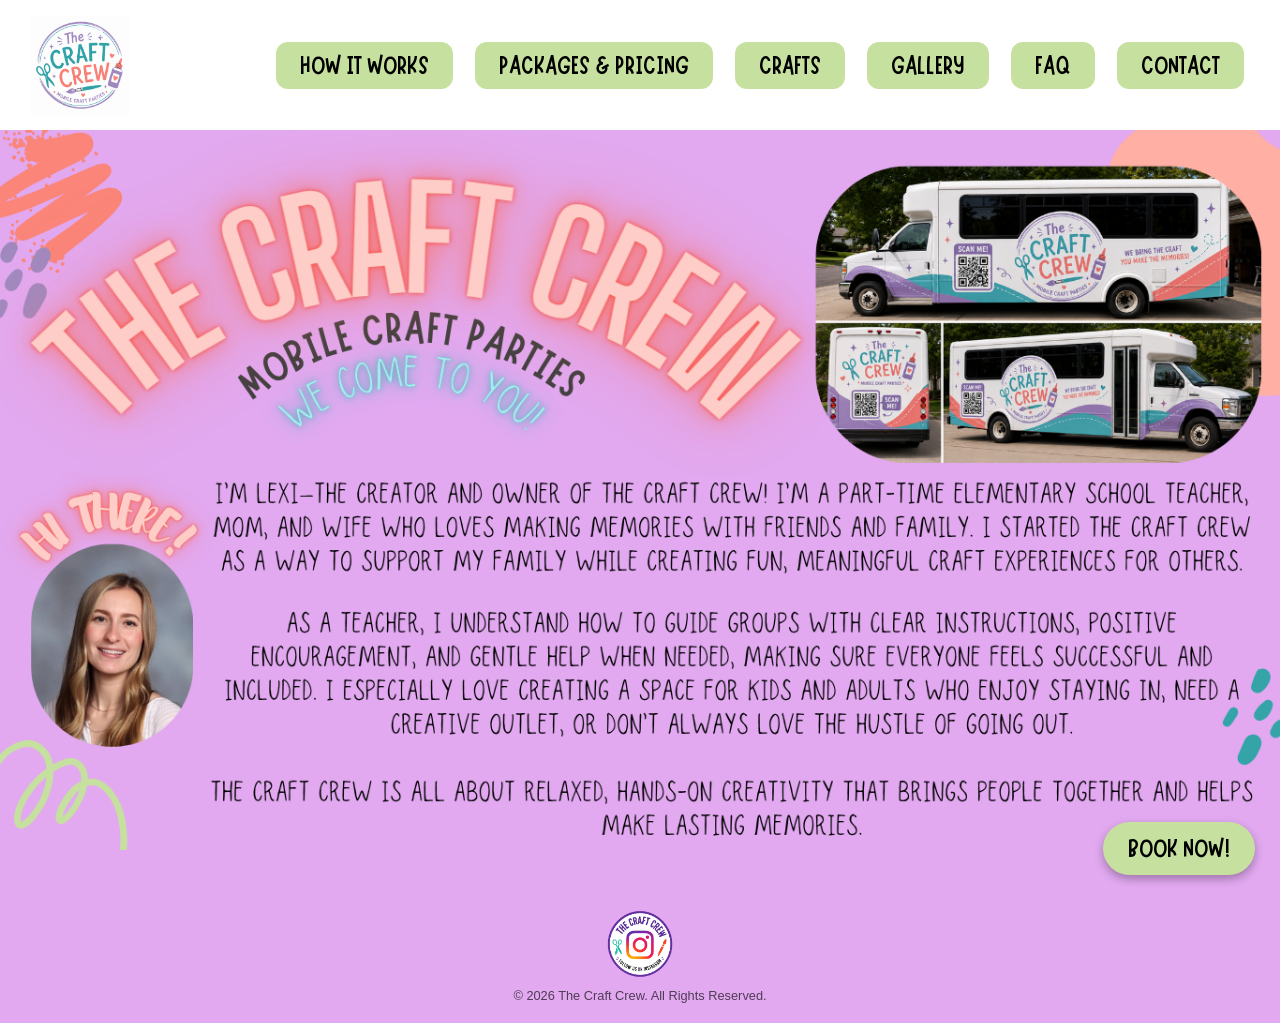
<file: index.html>
<!DOCTYPE html>
<html lang="en">
<head>
  <meta charset="UTF-8" />
  <meta name="viewport" content="width=device-width, initial-scale=1.0" />
  <title>The Craft Crew | Mobile Craft Party Bus</title>
  <link rel="stylesheet" href="styles.css" />
  <!-- Google tag (gtag.js) -->
<script async src="https://www.googletagmanager.com/gtag/js?id=G-7KCT0L27BH"></script>
<script>
  window.dataLayer = window.dataLayer || [];
  function gtag(){dataLayer.push(arguments);}
  gtag('js', new Date());

  gtag('config', 'G-7KCT0L27BH');
</script>
<script type="text/javascript">
    (function(c,l,a,r,i,t,y){
        c[a]=c[a]||function(){(c[a].q=c[a].q||[]).push(arguments)};
        t=l.createElement(r);t.async=1;t.src="https://www.clarity.ms/tag/"+i;
        y=l.getElementsByTagName(r)[0];y.parentNode.insertBefore(t,y);
    })(window, document, "clarity", "script", "xklxroxi8a");
</script>
</head>

<body>
  <header class="header">
    <div class="logo">
        <div class="logo">
  <a href="index.html">
    <img src="images/logo.png" alt="The Craft Crew Logo">
  </a>
</div>
    </div>
<div class="menu-toggle" id="menu-toggle">
    ☰
</div>

<nav class="nav" id="nav-menu">
    <a href="works.html">HOW IT WORKS</a>
    <a href="pricing.html">PACKAGES & PRICING</a>
    <a href="crafts.html">CRAFTS</a>
    <a href="gallery.html">GALLERY</a>
    <a href="faq.html">FAQ</a>
    <a href="contact.html">CONTACT</a>
</nav>
  </header>

<body>

    <img src="images/index.png" alt="About Me" class="full-page-image">

    <script>
const menuToggle = document.getElementById('menu-toggle');
const navMenu = document.getElementById('nav-menu');

menuToggle.addEventListener('click', () => {
    navMenu.classList.toggle('active');
});
</script>

</body>

    <a href ="https://thecraftcrew.square.site/" class="book-now-btn" target="_blank">BOOK NOW!</a>
  </main>

  <footer>

    <div class="footer-content">

        <a href="https://www.instagram.com/craftcrewut/"
           target="_blank"
           class="instagram-footer-link">

            <img src="images/instagram.png"
                 alt="Follow The Craft Crew on Instagram"
                 class="footer-instagram">

        </a>

    </div>
<div class="copyright">
    © <script>document.write(new Date().getFullYear())</script>
    The Craft Crew. All Rights Reserved.
</div>    
</footer>
</body>
</html>
</file>
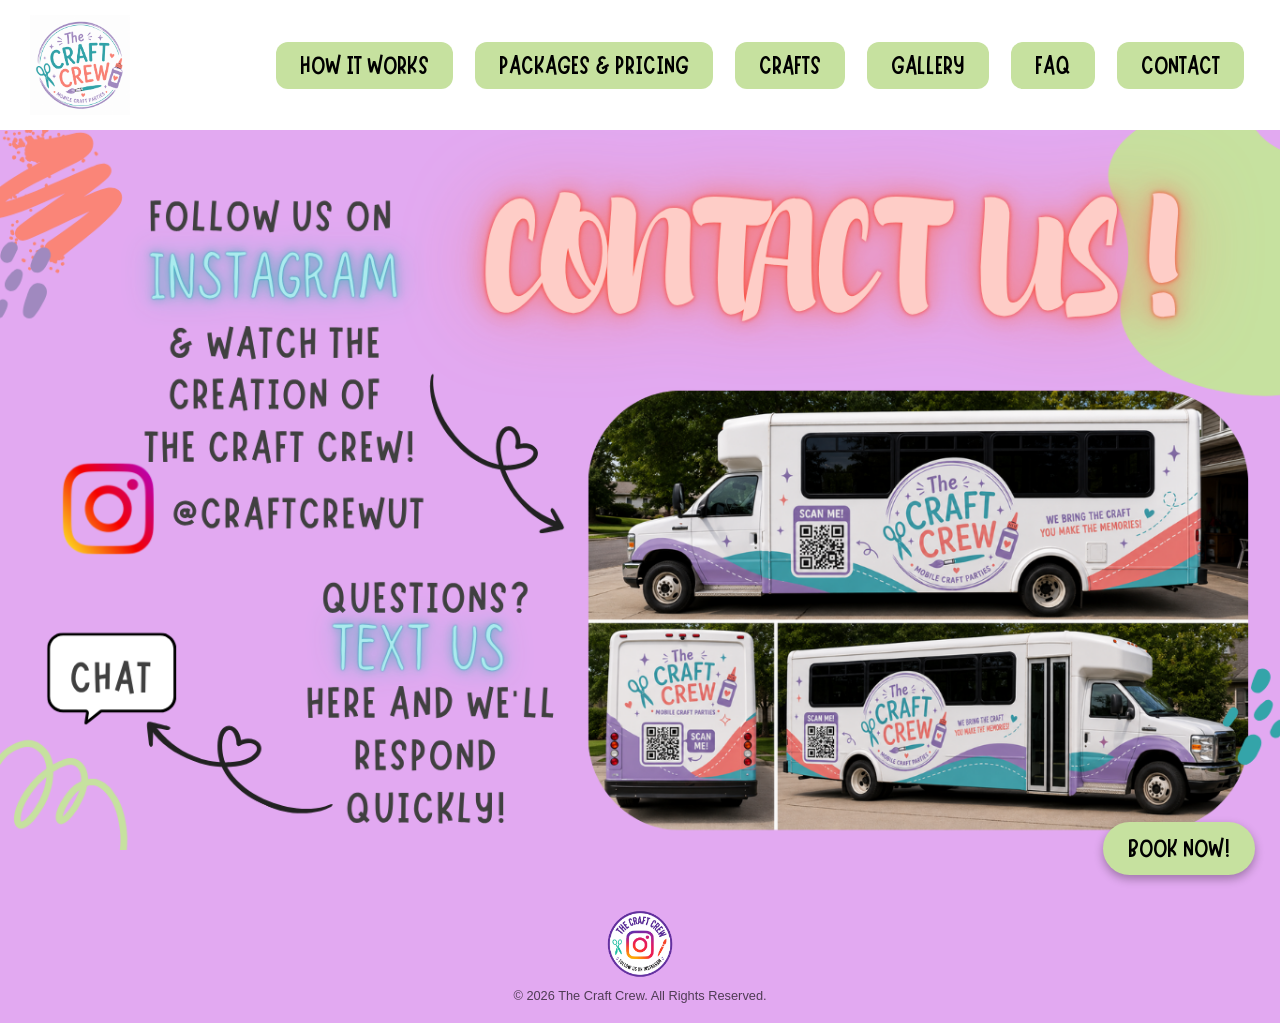
<file: contact.html>
<!DOCTYPE html>
<html lang="en">
<head>
  <meta charset="UTF-8" />
  <meta name="viewport" content="width=device-width, initial-scale=1.0" />
  <title>The Craft Crew | Mobile Craft Party Bus</title>
  <link rel="stylesheet" href="styles.css" />
  <!-- Google tag (gtag.js) -->
<script async src="https://www.googletagmanager.com/gtag/js?id=G-7KCT0L27BH"></script>
<script>
  window.dataLayer = window.dataLayer || [];
  function gtag(){dataLayer.push(arguments);}
  gtag('js', new Date());

  gtag('config', 'G-7KCT0L27BH');
</script>
<script type="text/javascript">
    (function(c,l,a,r,i,t,y){
        c[a]=c[a]||function(){(c[a].q=c[a].q||[]).push(arguments)};
        t=l.createElement(r);t.async=1;t.src="https://www.clarity.ms/tag/"+i;
        y=l.getElementsByTagName(r)[0];y.parentNode.insertBefore(t,y);
    })(window, document, "clarity", "script", "xklxroxi8a");
</script>
</head>

<body>
  <header class="header">
    <div class="logo">
        <div class="logo">
  <a href="index.html">
    <img src="images/logo.png" alt="The Craft Crew Logo">
  </a>
</div>
    </div>
<div class="menu-toggle" id="menu-toggle">
    ☰
</div>

<nav class="nav" id="nav-menu">
    <a href="works.html">HOW IT WORKS</a>
    <a href="pricing.html">PACKAGES & PRICING</a>
    <a href="crafts.html">CRAFTS</a>
    <a href="gallery.html">GALLERY</a>
    <a href="faq.html">FAQ</a>
    <a href="contact.html">CONTACT</a>
</nav>
  </header>
      <div class="contact-page">

    <img src="images/contact.png" alt="Contact Us" class="full-page-image">

    <!-- Instagram -->
    <a href="https://www.instagram.com/craftcrewut/"
       target="_blank"
       class="contact-link instagram-link"></a>


    <!-- Chat -->
    <a href="https://thecraftcrew.square.site/"
       target="_blank"
       class="contact-link chat-link"></a>

</div>

    <a href ="https://thecraftcrew.square.site/" class="book-now-btn" target="_blank">BOOK NOW!</a>

        <script>
const menuToggle = document.getElementById('menu-toggle');
const navMenu = document.getElementById('nav-menu');

menuToggle.addEventListener('click', () => {
    navMenu.classList.toggle('active');
});
</script>

  </main>

  <footer>

    <div class="footer-content">

        <a href="https://www.instagram.com/craftcrewut/"
           target="_blank"
           class="instagram-footer-link">

            <img src="images/instagram.png"
                 alt="Follow The Craft Crew on Instagram"
                 class="footer-instagram">

        </a>

    </div>
<div class="copyright">
    © <script>document.write(new Date().getFullYear())</script>
    The Craft Crew. All Rights Reserved.
</div>    
</footer>
</body>
</html>
</file>
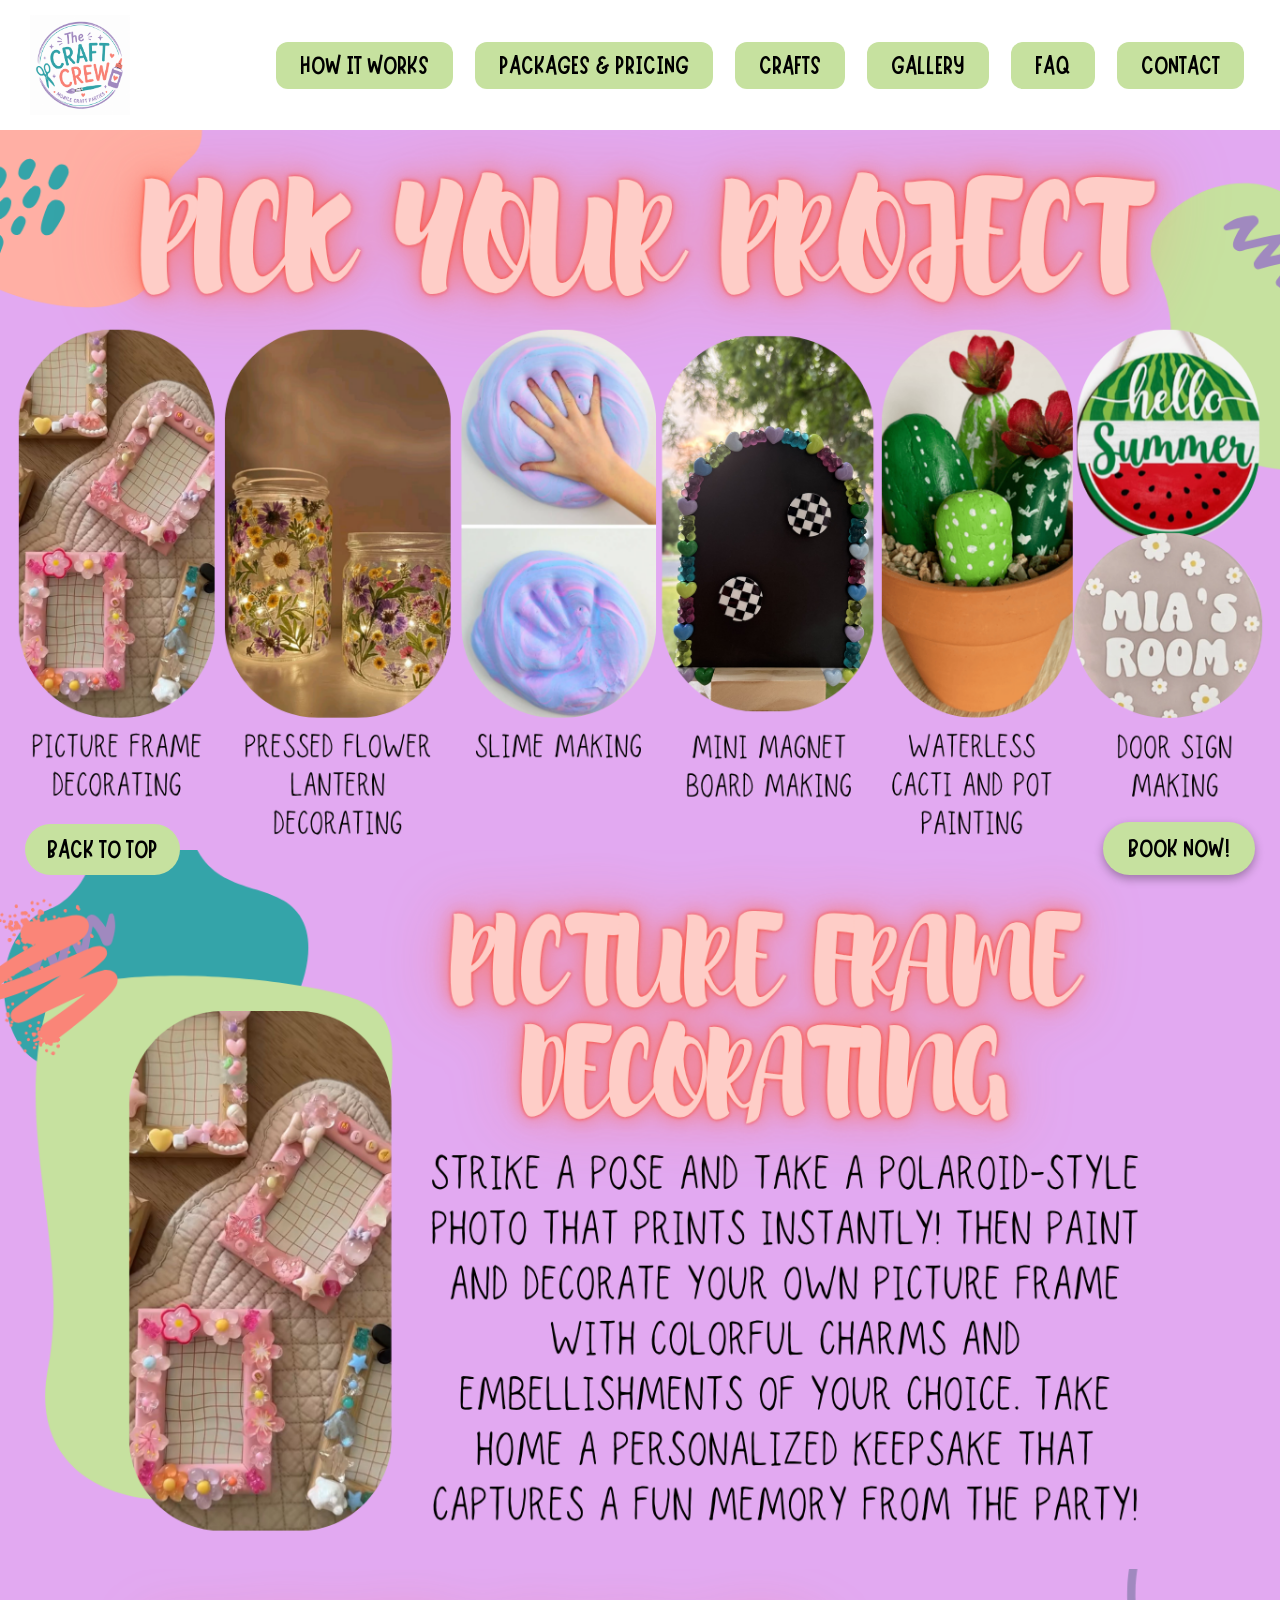
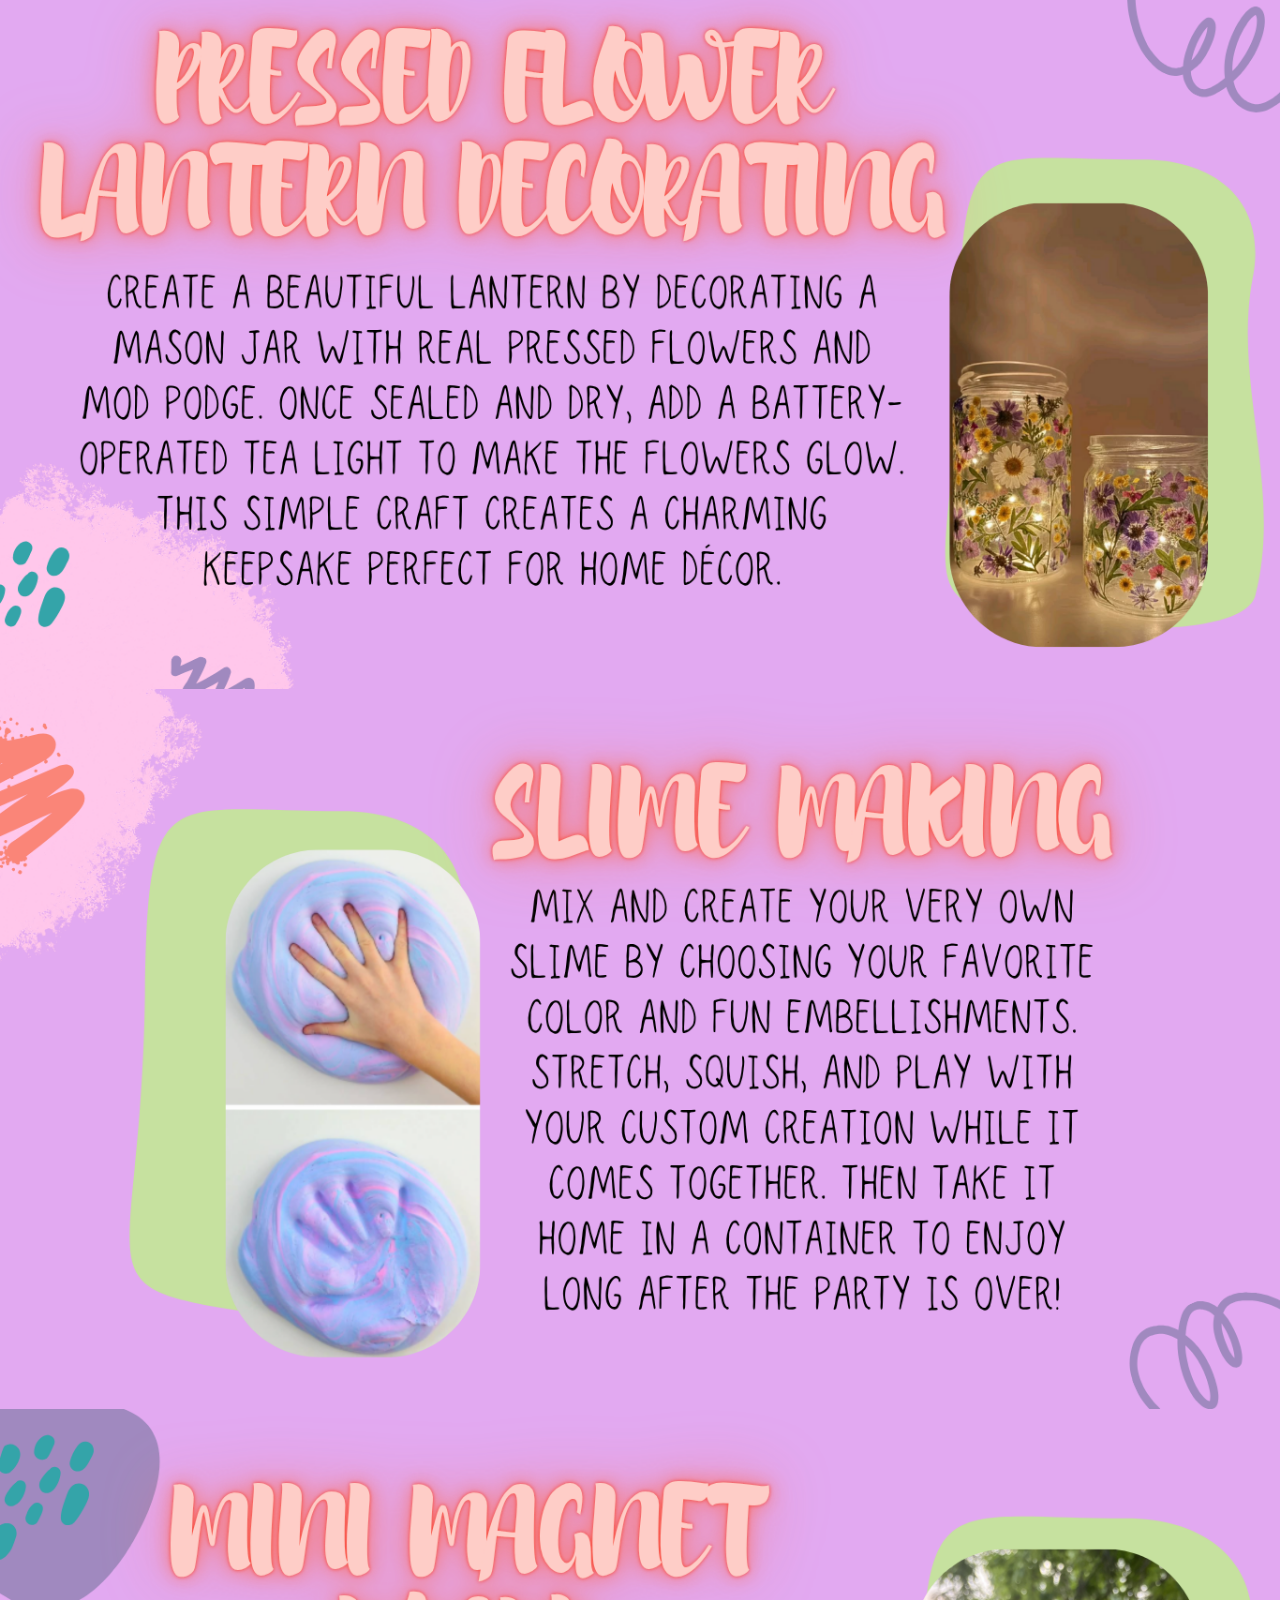
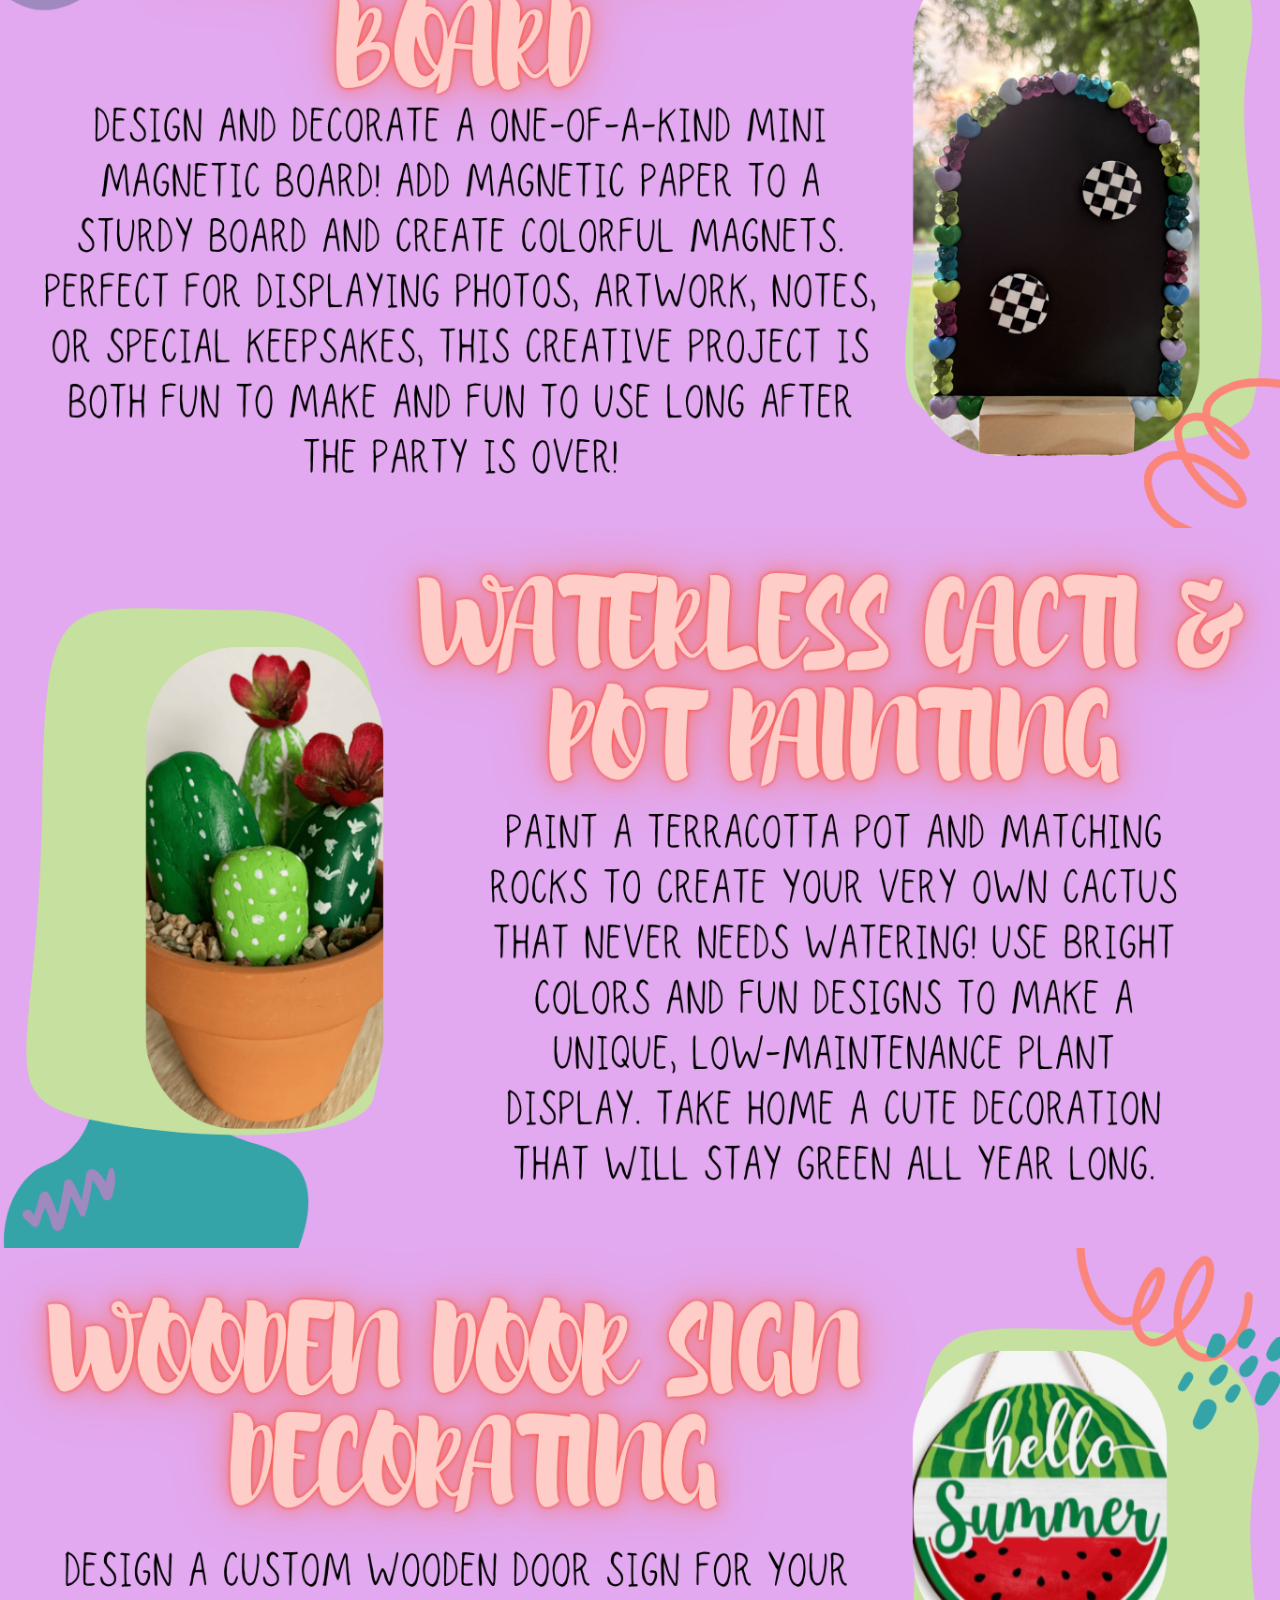
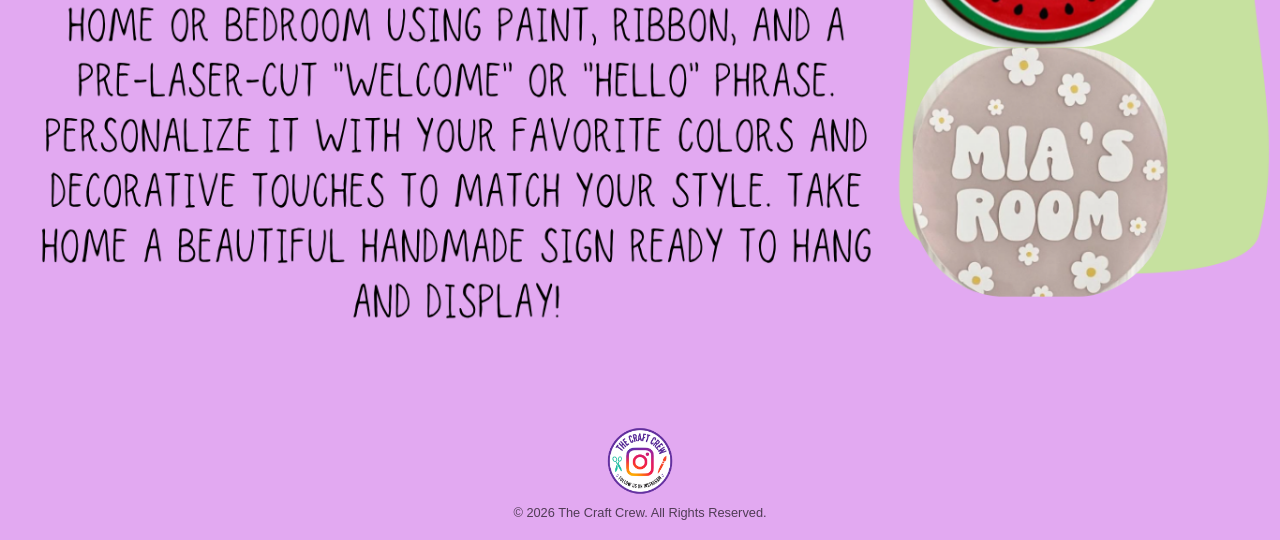
<file: crafts.html>
<!DOCTYPE html>
<html lang="en">
<head>
  <meta charset="UTF-8" />
  <meta name="viewport" content="width=device-width, initial-scale=1.0" />
  <title>The Craft Crew | Mobile Craft Party Bus</title>
  <link rel="stylesheet" href="styles.css" />
  <!-- Google tag (gtag.js) -->
<script async src="https://www.googletagmanager.com/gtag/js?id=G-7KCT0L27BH"></script>
<script>
  window.dataLayer = window.dataLayer || [];
  function gtag(){dataLayer.push(arguments);}
  gtag('js', new Date());

  gtag('config', 'G-7KCT0L27BH');
</script>
<script type="text/javascript">
    (function(c,l,a,r,i,t,y){
        c[a]=c[a]||function(){(c[a].q=c[a].q||[]).push(arguments)};
        t=l.createElement(r);t.async=1;t.src="https://www.clarity.ms/tag/"+i;
        y=l.getElementsByTagName(r)[0];y.parentNode.insertBefore(t,y);
    })(window, document, "clarity", "script", "xklxroxi8a");
</script>
</head>

<body>
  <header class="header">
    <div class="logo">
        <div class="logo">
  <a href="index.html">
    <img src="images/logo.png" alt="The Craft Crew Logo">
  </a>
</div>
    </div>
<div class="menu-toggle" id="menu-toggle">
    ☰
</div>

<nav class="nav" id="nav-menu">
    <a href="works.html">HOW IT WORKS</a>
    <a href="pricing.html">PACKAGES & PRICING</a>
    <a href="crafts.html">CRAFTS</a>
    <a href="gallery.html">GALLERY</a>
    <a href="faq.html">FAQ</a>
    <a href="contact.html">CONTACT</a>
</nav>
  </header>

    <div class="craft-picker">
        <section id="top">

    <img src="images/crafts.png" alt="Pick Your Project" class="full-page-image">

    <a href="#picture-frame" class="craft-link frame"></a>

    <a href="#lantern" class="craft-link lantern"></a>

    <a href="#slime" class="craft-link slime"></a>

    <a href="#magnet" class="craft-link magnet"></a>

    <a href="#cactus" class="craft-link cactus"></a>

    <a href="#door-sign" class="craft-link door-sign"></a>

    </section>

</div>

<section id="picture-frame">
    <img src="images/pictureframe.png">
</section>

<section id="lantern">
    <img src="images/lantern.png">
</section>

<section id="slime">
    <img src="images/slime.png">
</section>

<section id="magnet">
    <img src="images/magnetboard.png">
</section>

<section id="cactus">
    <img src="images/cacti.png">
</section>

<section id="door-sign">
    <img src="images/doorsign.png">
</section>
    <a href ="https://thecraftcrew.square.site/" class="book-now-btn" target="_blank">BOOK NOW!</a>
    <a href="#top" class="back-to-top">BACK TO TOP</a>
        <script>
const menuToggle = document.getElementById('menu-toggle');
const navMenu = document.getElementById('nav-menu');

menuToggle.addEventListener('click', () => {
    navMenu.classList.toggle('active');
});
</script>

  <footer>

    <div class="footer-content">

        <a href="https://www.instagram.com/craftcrewut/"
           target="_blank"
           class="instagram-footer-link">

            <img src="images/instagram.png"
                 alt="Follow The Craft Crew on Instagram"
                 class="footer-instagram">

        </a>

    </div>
<div class="copyright">
    © <script>document.write(new Date().getFullYear())</script>
    The Craft Crew. All Rights Reserved.
</div>    
</footer>
</body>
</html>
</file>
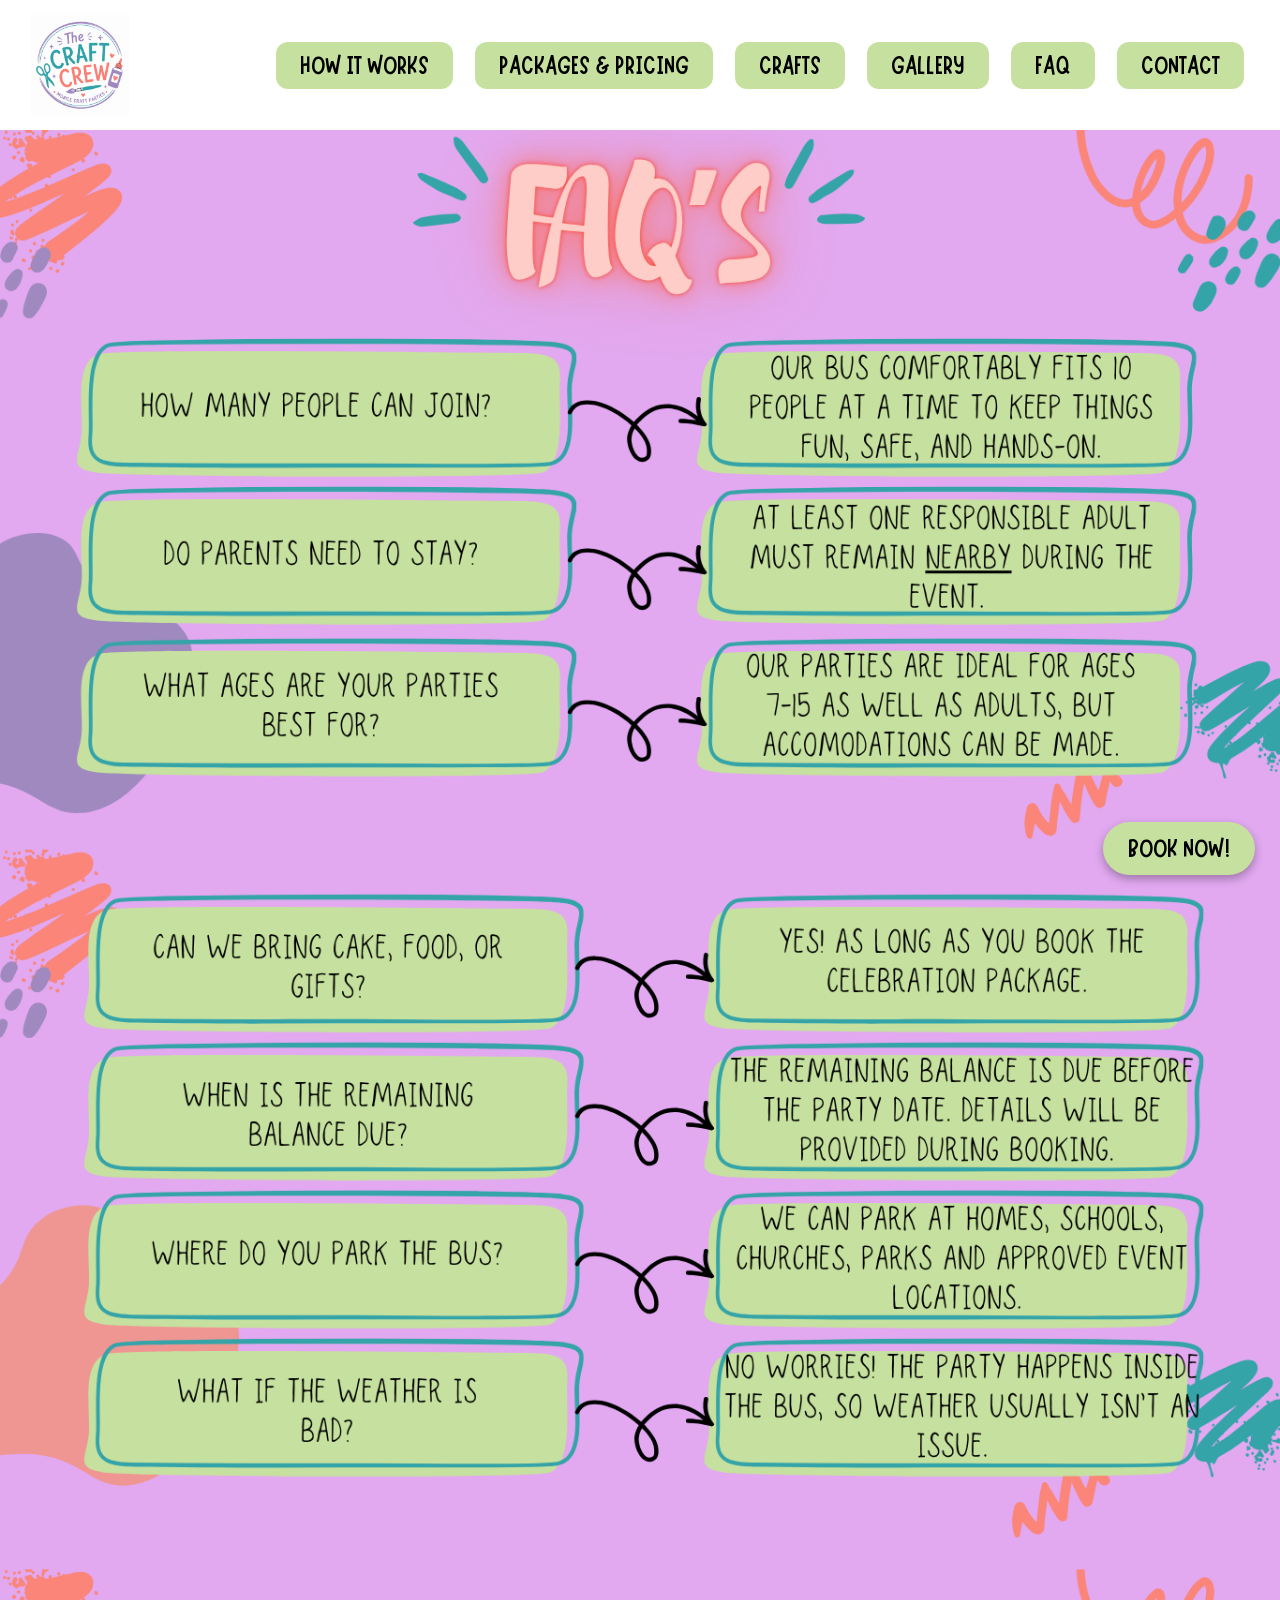
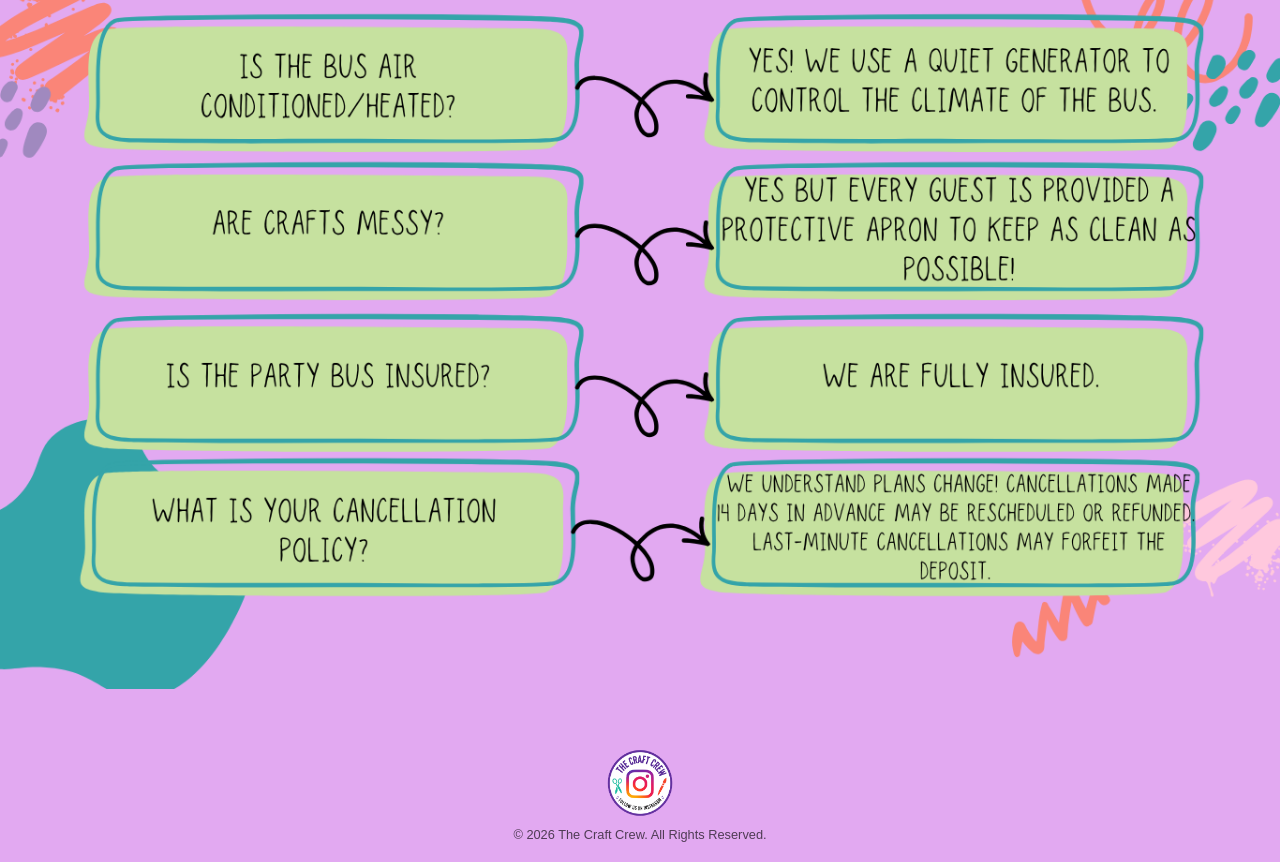
<file: faq.html>
<!DOCTYPE html>
<html lang="en">
<head>
  <meta charset="UTF-8" />
  <meta name="viewport" content="width=device-width, initial-scale=1.0" />
  <title>The Craft Crew | Mobile Craft Party Bus</title>
  <link rel="stylesheet" href="styles.css" />
  <!-- Google tag (gtag.js) -->
<script async src="https://www.googletagmanager.com/gtag/js?id=G-7KCT0L27BH"></script>
<script>
  window.dataLayer = window.dataLayer || [];
  function gtag(){dataLayer.push(arguments);}
  gtag('js', new Date());

  gtag('config', 'G-7KCT0L27BH');
</script>
<script type="text/javascript">
    (function(c,l,a,r,i,t,y){
        c[a]=c[a]||function(){(c[a].q=c[a].q||[]).push(arguments)};
        t=l.createElement(r);t.async=1;t.src="https://www.clarity.ms/tag/"+i;
        y=l.getElementsByTagName(r)[0];y.parentNode.insertBefore(t,y);
    })(window, document, "clarity", "script", "xklxroxi8a");
</script>
</head>

<body>
  <header class="header">
    <div class="logo">
        <div class="logo">
  <a href="index.html">
    <img src="images/logo.png" alt="The Craft Crew Logo">
  </a>
</div>
    </div>
<div class="menu-toggle" id="menu-toggle">
    ☰
</div>

<nav class="nav" id="nav-menu">
    <a href="works.html">HOW IT WORKS</a>
    <a href="pricing.html">PACKAGES & PRICING</a>
    <a href="crafts.html">CRAFTS</a>
    <a href="gallery.html">GALLERY</a>
    <a href="faq.html">FAQ</a>
    <a href="contact.html">CONTACT</a>
</nav>
  </header>


<body>

    <img src="images/faq.png" alt="FAQ" class="full-page-image">

        <script>
const menuToggle = document.getElementById('menu-toggle');
const navMenu = document.getElementById('nav-menu');

menuToggle.addEventListener('click', () => {
    navMenu.classList.toggle('active');
});
</script>

</body>
    <a href ="https://thecraftcrew.square.site/" class="book-now-btn" target="_blank">BOOK NOW!</a>

</html>

  <footer>

    <div class="footer-content">

        <a href="https://www.instagram.com/craftcrewut/"
           target="_blank"
           class="instagram-footer-link">

            <img src="images/instagram.png"
                 alt="Follow The Craft Crew on Instagram"
                 class="footer-instagram">

        </a>

    </div>
<div class="copyright">
    © <script>document.write(new Date().getFullYear())</script>
    The Craft Crew. All Rights Reserved.
</div>    
</footer>
</body>
</html>
</file>
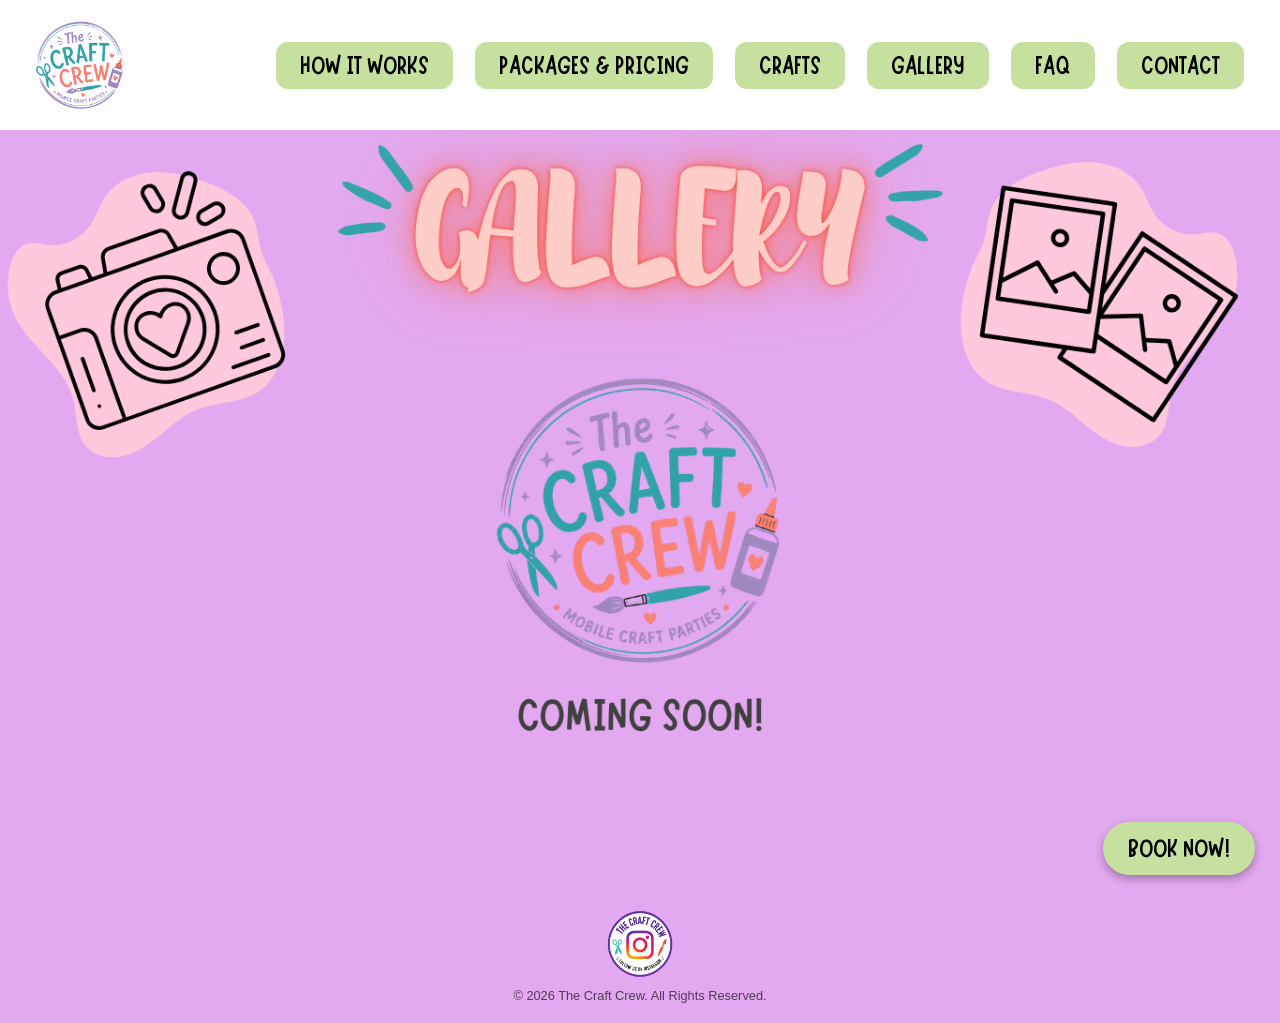
<file: gallery.html>
<!DOCTYPE html>
<html lang="en">
<head>
  <meta charset="UTF-8" />
  <meta name="viewport" content="width=device-width, initial-scale=1.0" />
  <title>The Craft Crew | Mobile Craft Party Bus</title>
  <link rel="stylesheet" href="styles.css" />
  <!-- Google tag (gtag.js) -->
<script async src="https://www.googletagmanager.com/gtag/js?id=G-7KCT0L27BH"></script>
<script>
  window.dataLayer = window.dataLayer || [];
  function gtag(){dataLayer.push(arguments);}
  gtag('js', new Date());

  gtag('config', 'G-7KCT0L27BH');
</script>
<script type="text/javascript">
    (function(c,l,a,r,i,t,y){
        c[a]=c[a]||function(){(c[a].q=c[a].q||[]).push(arguments)};
        t=l.createElement(r);t.async=1;t.src="https://www.clarity.ms/tag/"+i;
        y=l.getElementsByTagName(r)[0];y.parentNode.insertBefore(t,y);
    })(window, document, "clarity", "script", "xklxroxi8a");
</script>
</head>

<body>
  <header class="header">
    <div class="logo">
        <div class="logo">
  <a href="index.html">
    <img src="images/logo.png" alt="The Craft Crew Logo">
  </a>
</div>
    </div>
<div class="menu-toggle" id="menu-toggle">
    ☰
</div>

<nav class="nav" id="nav-menu">
    <a href="works.html">HOW IT WORKS</a>
    <a href="pricing.html">PACKAGES & PRICING</a>
    <a href="crafts.html">CRAFTS</a>
    <a href="gallery.html">GALLERY</a>
    <a href="faq.html">FAQ</a>
    <a href="contact.html">CONTACT</a>
</nav>
  </header>

      <img src="images/gallery.png" alt="Gallery" class="full-page-image">

    <a href ="https://thecraftcrew.square.site/" class="book-now-btn" target="_blank">BOOK NOW!</a>
    <script>
const menuToggle = document.getElementById('menu-toggle');
const navMenu = document.getElementById('nav-menu');

menuToggle.addEventListener('click', () => {
    navMenu.classList.toggle('active');
});
</script>
  </main>

  <footer>

    <div class="footer-content">

        <a href="https://www.instagram.com/craftcrewut/"
           target="_blank"
           class="instagram-footer-link">

            <img src="images/instagram.png"
                 alt="Follow The Craft Crew on Instagram"
                 class="footer-instagram">

        </a>

    </div>
<div class="copyright">
    © <script>document.write(new Date().getFullYear())</script>
    The Craft Crew. All Rights Reserved.
</div>    
</footer>
</body>
</html>
</file>
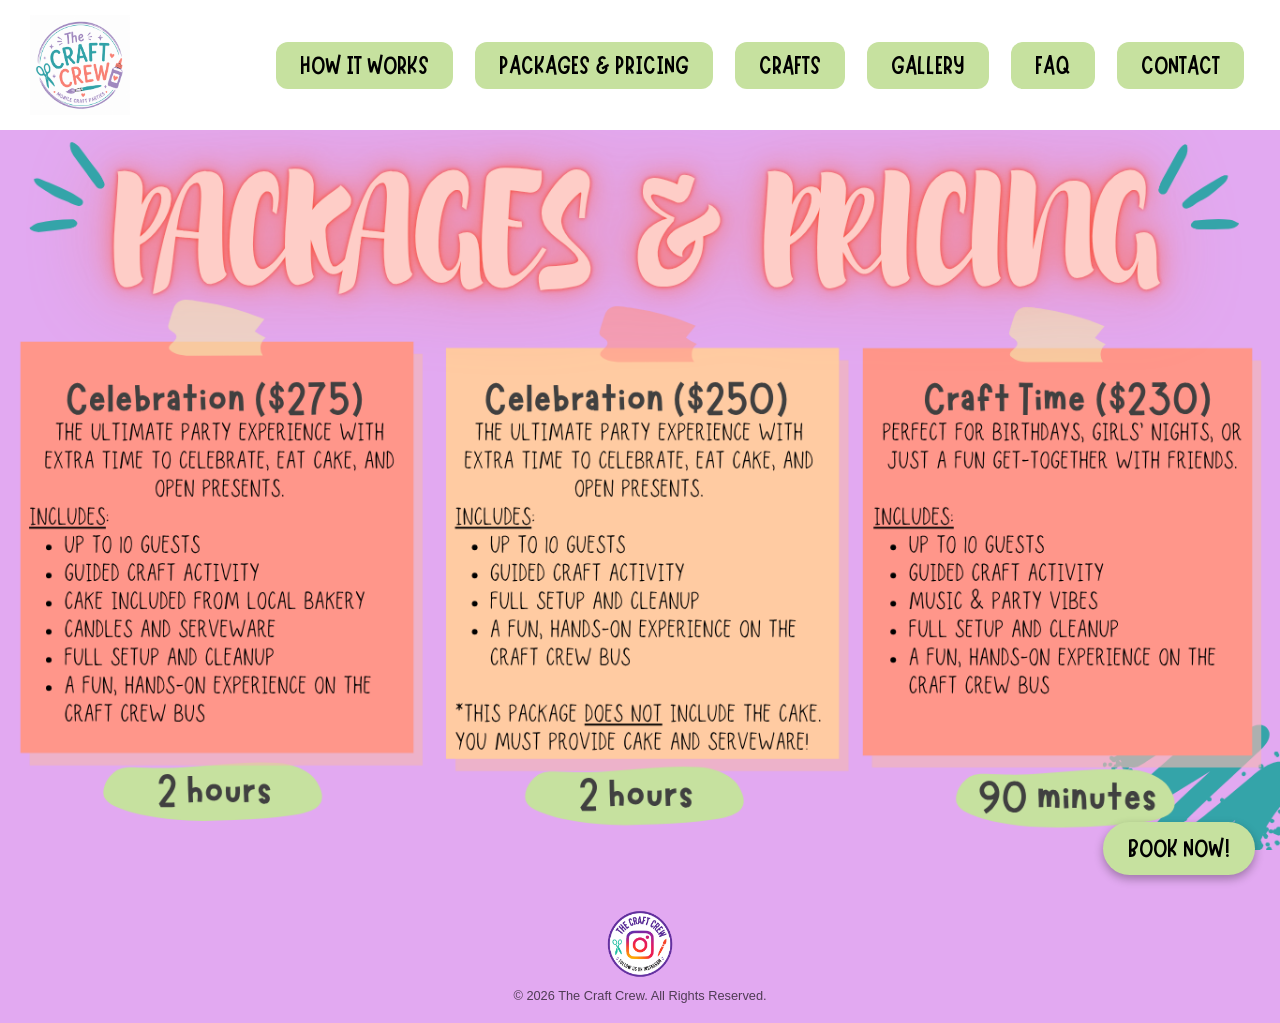
<file: pricing.html>
<!DOCTYPE html>
<html lang="en">
<head>
  <meta charset="UTF-8" />
  <meta name="viewport" content="width=device-width, initial-scale=1.0" />
  <title>The Craft Crew | Mobile Craft Party Bus</title>
  <link rel="stylesheet" href="styles.css" />
  <!-- Google tag (gtag.js) -->
<script async src="https://www.googletagmanager.com/gtag/js?id=G-7KCT0L27BH"></script>
<script>
  window.dataLayer = window.dataLayer || [];
  function gtag(){dataLayer.push(arguments);}
  gtag('js', new Date());

  gtag('config', 'G-7KCT0L27BH');
</script>
<script type="text/javascript">
    (function(c,l,a,r,i,t,y){
        c[a]=c[a]||function(){(c[a].q=c[a].q||[]).push(arguments)};
        t=l.createElement(r);t.async=1;t.src="https://www.clarity.ms/tag/"+i;
        y=l.getElementsByTagName(r)[0];y.parentNode.insertBefore(t,y);
    })(window, document, "clarity", "script", "xklxroxi8a");
</script>
</head>

<body>
  <header class="header">
    <div class="logo">
        <div class="logo">
  <a href="index.html">
    <img src="images/logo.png" alt="The Craft Crew Logo">
  </a>
</div>
    </div>
<div class="menu-toggle" id="menu-toggle">
    ☰
</div>

<nav class="nav" id="nav-menu">
    <a href="works.html">HOW IT WORKS</a>
    <a href="pricing.html">PACKAGES & PRICING</a>
    <a href="crafts.html">CRAFTS</a>
    <a href="gallery.html">GALLERY</a>
    <a href="faq.html">FAQ</a>
    <a href="contact.html">CONTACT</a>
</nav>
  </header>


 
<body>

    <img src="images/pricing.png" alt="Pricing" class="full-page-image">
    <a href ="https://thecraftcrew.square.site/" class="book-now-btn" target="_blank">BOOK NOW!</a>

        <script>
const menuToggle = document.getElementById('menu-toggle');
const navMenu = document.getElementById('nav-menu');

menuToggle.addEventListener('click', () => {
    navMenu.classList.toggle('active');
});
</script>
</body>
</html>

  <footer>

    <div class="footer-content">

        <a href="https://www.instagram.com/craftcrewut/"
           target="_blank"
           class="instagram-footer-link">

            <img src="images/instagram.png"
                 alt="Follow The Craft Crew on Instagram"
                 class="footer-instagram">

        </a>

    </div>
<div class="copyright">
    © <script>document.write(new Date().getFullYear())</script>
    The Craft Crew. All Rights Reserved.
</div>    
</footer>
</body>
</html>
</file>
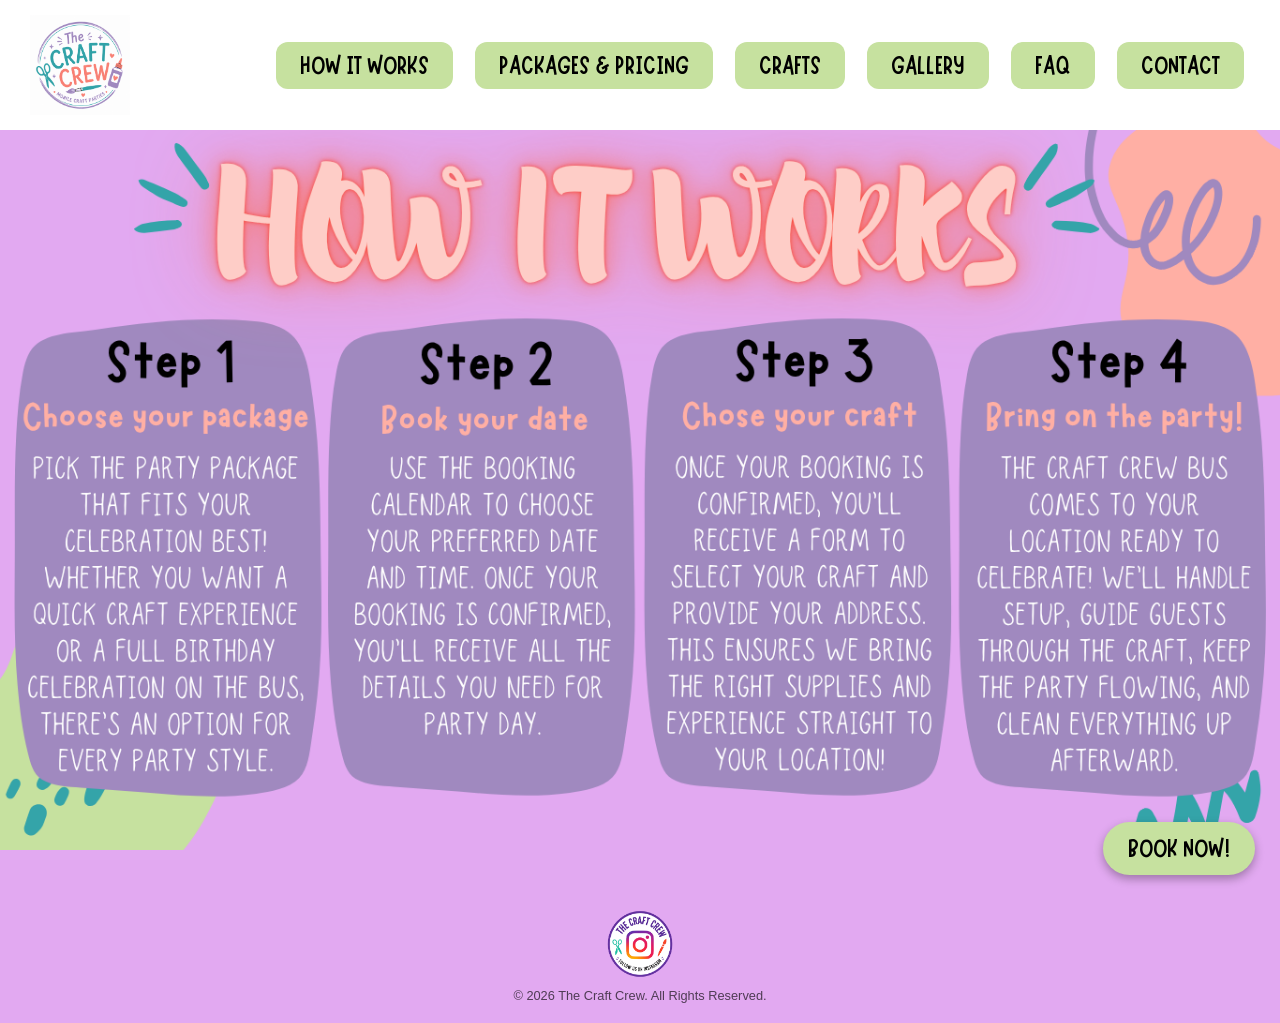
<file: works.html>
<!DOCTYPE html>
<html lang="en">
<head>
  <meta charset="UTF-8" />
  <meta name="viewport" content="width=device-width, initial-scale=1.0" />
  <title>The Craft Crew | Mobile Craft Party Bus</title>
  <link rel="stylesheet" href="styles.css" />
  <!-- Google tag (gtag.js) -->
<script async src="https://www.googletagmanager.com/gtag/js?id=G-7KCT0L27BH"></script>
<script>
  window.dataLayer = window.dataLayer || [];
  function gtag(){dataLayer.push(arguments);}
  gtag('js', new Date());

  gtag('config', 'G-7KCT0L27BH');
</script>
<script type="text/javascript">
    (function(c,l,a,r,i,t,y){
        c[a]=c[a]||function(){(c[a].q=c[a].q||[]).push(arguments)};
        t=l.createElement(r);t.async=1;t.src="https://www.clarity.ms/tag/"+i;
        y=l.getElementsByTagName(r)[0];y.parentNode.insertBefore(t,y);
    })(window, document, "clarity", "script", "xklxroxi8a");
</script>
</head>

<body>
  <header class="header">
    <div class="logo">
        <div class="logo">
  <a href="index.html">
    <img src="images/logo.png" alt="The Craft Crew Logo">
  </a>
</div>
    </div>
<div class="menu-toggle" id="menu-toggle">
    ☰
</div>

<nav class="nav" id="nav-menu">
    <a href="works.html">HOW IT WORKS</a>
    <a href="pricing.html">PACKAGES & PRICING</a>
    <a href="crafts.html">CRAFTS</a>
    <a href="gallery.html">GALLERY</a>
    <a href="faq.html">FAQ</a>
    <a href="contact.html">CONTACT</a>
</nav>
  </header>


 
<body>

    <img src="images/Howitworks.png" alt="How it works" class="full-page-image">
    <a href ="https://thecraftcrew.square.site/" class="book-now-btn" target="_blank">BOOK NOW!</a>

        <script>
const menuToggle = document.getElementById('menu-toggle');
const navMenu = document.getElementById('nav-menu');

menuToggle.addEventListener('click', () => {
    navMenu.classList.toggle('active');
});
</script>
</body>
</html>

  <footer>

    <div class="footer-content">

        <a href="https://www.instagram.com/craftcrewut/"
           target="_blank"
           class="instagram-footer-link">

            <img src="images/instagram.png"
                 alt="Follow The Craft Crew on Instagram"
                 class="footer-instagram">

        </a>

    </div>
<div class="copyright">
    © <script>document.write(new Date().getFullYear())</script>
    The Craft Crew. All Rights Reserved.
</div>    
</footer>
</body>
</html>
</file>
<file: styles.css>
:root {
--purple: #7b4fc4;
--teal: #18b6b7;
--coral: #ff6b6b;
--pink: #ffdce8;
--cream: #fff8ef;
--dark: #2f2f2f;
}

@font-face {
font-family: 'Marykate';
src: url('fonts/marykate-regular.ttf') format('truetype');
}

@font-face {
font-family: 'Brusher';
src: url('fonts/Brusher.ttf') format('truetype');
}

@font-face {
font-family: 'Seattle';
src: url('fonts/SeattleSans.TTF') format('truetype');
}

* {
  box-sizing: border-box;
  }

html {
scroll-behavior: smooth;
}

body {
margin: 0;
overflow-x: hidden;
background: #e2a9f1;
color: var(--dark);
font-family: 'Brusher', sans-serif;
font-size: 16px;
}

img {
max-width: 100%;
height: auto;
display: block;
}

/* HEADER */

.header {
display: flex;
justify-content: space-between;
align-items: center;
padding: 18px 48px;
background: white;
font-family: 'Marykate', sans-serif;
}

.logo {
font-size: clamp(2rem, 4vw, 3rem);
color: var(--purple);
}

.nav {
display: flex;
flex-wrap: wrap;
justify-content: center;
}

.nav a {
margin: 6px;
padding: 12px 24px;
border-radius: 12px;
text-decoration: none;
background: #c6e19f;
color: black;
font-size: clamp(1rem, 2vw, 1.8rem);
}

.book-btn {
background: var(--coral);
color: white;
}

/* HERO */

.hero {
display: flex;
align-items: center;
gap: 40px;
padding: 40px 70px;
}

.hero h1 {
font-family: 'Brusher', sans-serif;
font-size: clamp(2.5rem, 6vw, 4.5rem);
line-height: 1.1;
color: var(--purple);
}

.hero h1 span {
color: var(--teal);
}

.hero .red {
color: var(--coral);
}

.hero img {
border-radius: 28px;
}

/* BUTTONS */

.cta {
display: inline-block;
margin-top: 25px;
padding: 18px 28px;
background: var(--coral);
color: white;
border-radius: 14px;
text-decoration: none;
font-size: 1.4rem;
box-shadow: 0 5px 0 #d94f4f;
}

/* TITLES */

.section-title {
text-align: center;
color: var(--purple);
font-size: clamp(2rem, 4vw, 3rem);
margin: 35px 0;
}

/* FEATURES */

.features {
display: grid;
grid-template-columns: repeat(5, 1fr);
gap: 20px;
padding: 20px 60px 45px;
text-align: center;
}

.feature {
padding: 10px 20px;
}

.feature .icon {
font-size: 45px;
}

.feature h3 {
color: var(--teal);
}

/* THEMES */

.themes {
padding: 35px 50px;
}

.theme-grid {
display: grid;
grid-template-columns: repeat(auto-fit, minmax(220px, 1fr));
gap: 18px;
}

.card {
background: white;
border-radius: 14px;
overflow: hidden;
box-shadow: 0 4px 14px rgba(0,0,0,.12);
text-align: center;
}

.card h3 {
color: var(--purple);
}

/* PROMO */

.promo {
display: grid;
grid-template-columns: 1fr 1fr;
gap: 35px;
align-items: center;
padding: 50px 80px;
}

.promo img {
border-radius: 18px;
box-shadow: 0 8px 20px rgba(0,0,0,.2);
}

/* CTA SECTION */

.bottom-cta {
background: var(--purple);
color: white;
display: flex;
justify-content: center;
gap: 25px;
align-items: center;
padding: 35px;
text-align: center;
}

/* FOOTER */

footer {
text-align: center;
padding: 25px;
color: black;
font-size: clamp(1rem, 2vw, 2rem);
}

/* FLOATING BOOK BUTTON */

.book-now-btn {
position: fixed;
bottom: 25px;
right: 25px;
background: #c6e19f;
color: black;

padding: 15px 25px;
border-radius: 999px;

text-decoration: none;
font-family: 'Marykate';
font-size: clamp(1rem, 2vw, 1.8rem);

box-shadow: 0 4px 10px rgba(0,0,0,.3);

z-index: 1000;

}

/* FLOATING TOP BUTTON */

.back-to-top {
position: fixed;
bottom: 25px;
left: 25px;
background: #c6e19f;
color: black;

padding: 14px 22px;
border-radius: 999px;

text-decoration: none;
font-family: 'Marykate';
font-size: clamp(1rem, 2vw, 1.6rem);

z-index: 9999;

}

/* CRAFT PICKER */

.craft-picker {
position: relative;
max-width: 1366px;
margin: auto;
}

.craft-picker img {
width: 100%;
}

/* clickable areas */

.craft-link {
position: absolute;
display: block;
}

/* Adjust these if needed */

.frame {
left: 1.5%;
top: 28%;
width: 15.5%;
height: 60%;
}

.lantern {
left: 17.5%;
top: 28%;
width: 18%;
height: 60%;
}

.slime {
left: 36%;
top: 28%;
width: 15%;
height: 60%;
}

.magnet {
left: 52%;
top: 28%;
width: 16%;
height: 60%;
}

.cactus {
left: 69%;
top: 28%;
width: 14.75%;
height: 60%;
}

.door-sign {
left: 84%;
top: 28%;
width: 15%;
height: 60%;
}

/* MOBILE */

@media (max-width: 768px) {

.header {
    flex-direction: column;
    padding: 15px;
    text-align: center;
}

.hero {
    flex-direction: column;
    padding: 20px;
    text-align: center;
}

.features {
    grid-template-columns: 1fr;
    padding: 20px;
}

.promo {
    grid-template-columns: 1fr;
    padding: 20px;
}

.bottom-cta {
    flex-direction: column;
}

.nav a {
    padding: 10px 14px;
    font-size: 1rem;
}

.book-now-btn {
    bottom: 15px;
    right: 15px;
    padding: 10px 16px;
}

.back-to-top {
    bottom: 15px;
    left: 15px;
    padding: 10px 16px;
}


}

.header {
    position: sticky;
    top: 0;
    z-index: 9999;

    background: white;

    display: flex;
    justify-content: space-between;
    align-items: center;

    padding: 15px 30px;
}

.nav {
    display: flex;
    gap: 10px;
}

.menu-toggle {
    display: none;
}

@media (max-width: 768px) {

    .header {
        flex-wrap: wrap;
        justify-content: space-between;
    }

    .menu-toggle {
        display: block;

        font-size: 2rem;
        cursor: pointer;

        color: var(--purple);

        padding: 10px;
    }

    .nav {
        display: none;

        width: 100%;
        flex-direction: column;

        margin-top: 10px;
    }

    .nav.active {
        display: flex;
    }

    .nav a {
        width: 100%;
        text-align: center;

        margin: 5px 0;
        padding: 15px;

        font-size: 1.1rem;
    }
}

.logo img {
    width: 100px;
    height: auto;
}

@media (max-width: 768px) {
    .logo img {
        width: 80px;
    }
}

.contact-page {
    position: relative;
    max-width: 1366px;
    margin: auto;
}

.contact-page img {
    width: 100%;
    display: block;
}

.contact-link {
    position: absolute;
    display: block;

    /* Turn on to see hitboxes */
    /* background: rgba(255,0,0,.25); */
}

.instagram-link {
    left: 4.5%;
    top: 44%;

    width: 30%;
    height: 18%;
}

.chat-link {
    left: 3%;
    top: 69.5%;

    width: 11.5%;
    height: 12%;
}

.footer-content {
    display: flex;
    justify-content: center;
    align-items: center;
    flex-wrap: wrap;

    gap: 15px;
    padding: 20px;
}

.footer-instagram {
    width: clamp(150px, 15vw, 300px);
    height: auto;

    display: block;

    transition: transform .3s ease;
}

.footer-instagram:hover {
    transform: scale(1.08);
}

footer {
    text-align: center;
    padding: 20px;
}

.footer-content {
    display: flex;
    flex-direction: column;
    align-items: center;
    gap: 10px;
}

.copyright {
    margin-top: -30px;
    font-size: 0.8rem;
    color: rgba(0,0,0,.65);
    font-family: Arial, sans-serif;
}

#top,
#picture-frame,
#lantern,
#slime,
#magnet,
#cactus,
#door-sign {
    scroll-margin-top: 170px;
}
</file>
